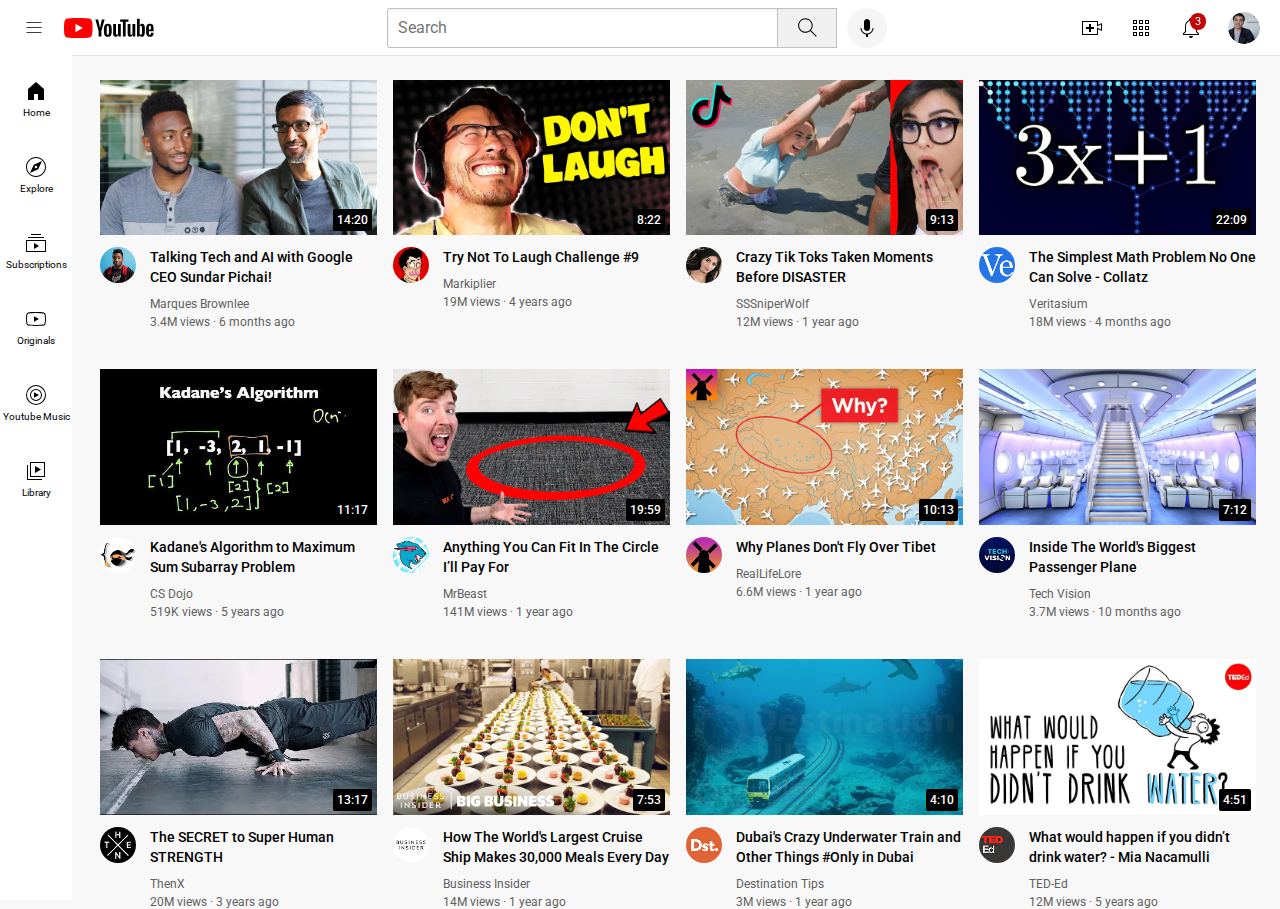
<file: index.html>
<!DOCTYPE html>
<html>
<head>
  <title>Youtube.com Clone</title>

<link rel="preconnect" href="https://fonts.googleapis.com">
<link rel="preconnect" href="https://fonts.gstatic.com" crossorigin>
<link href="https://fonts.googleapis.com/css2?family=Roboto:wght@400;500;700&display=swap" rel="stylesheet">

<link rel="stylesheet" href="styles/general.css">
<link rel="stylesheet" href="styles/header.css">
<link rel="stylesheet" href="styles/video.css">
<link rel="stylesheet" href="styles/sidebar.css">

</head>
<body>
  <div class="header">
    <div class="left-section">
      <img class="hamburger-menu" src="icons/hamburger-menu.svg" alt="">
      <img class="youtube-logo" src="icons/youtube-logo.svg" alt="">
    </div>
    <div class="middle-section">
      <input class="search-bar" type="text" 
     placeholder="Search">
     <button class="search-button"><img class="search-icon" src="icons/search.svg" alt="">
      <div class="tooltip">Search</div>
    </button>
     <button class="voice-search-button"><img class="voice-search-icon" src="icons/voice-search-icon.svg" alt="">
      <div class="tooltip">Search with your voice</div>
    </button>
    </div>
    <div class="right-section">
      <div class="upload-icon-container">
        <img class="upload-icon" src="icons/upload.svg" alt="">
        <div class="tooltip">Create</div>
      </div>

      
      <div class="youtube-apps-icon-container">
      <img class="youtube-apps-icon" src="icons/youtube-apps.svg" alt="">
      <div class="tooltip">Youtube Apps</div>
      </div>

      
      <div class="notifications-icon-container">
        <img class="notifications-icon" src="icons/notifications.svg" alt="">
        <div class="notifications-count">3</div>
        <div class="tooltip">Notifications</div>
      </div>
      
      <img class="current-user-picture" src="channel-pictures/my-channel.jpeg" alt="">
    </div>
  </div>

  <div class="sidebar">
    <div class="sidebar-link">
      <img src="icons/home.svg" alt="">
      <div>Home</div>
    </div>
    <div class="sidebar-link">
      <img src="icons/explore.svg" alt="">
      <div>Explore</div>
    </div>
    <div class="sidebar-link">
      <img src="icons/subscriptions.svg" alt="">
      <div>Subscriptions</div>
    </div>
    <div class="sidebar-link">
      <img src="icons/originals.svg" alt="">
      <div>Originals</div>
    </div>
    <div class="sidebar-link">
      <img src="icons/youtube-music.svg" alt="">
      <div>Youtube Music</div>
    </div>
    <div class="sidebar-link">
      <img src="icons/library.svg" alt="">
      <div>Library</div>
    </div>
  </div>


<div class="video-grid">
  <div class="video-preview">
    <div class="thumbnail-row">
      <img class="thumbnail" 
      src="thumbnails/thumbnail-1.webp">
      <div class="video-time">14:20</div>
    </div>
  
    <div class="video-info-grid">
      <div class="channel-picture">
      <img class="profile-picture" src="channel-pictures/channel-1.jpeg" alt=""></div>
     
      <div class="video-info"> 
        <a href="https://www.youtube.com/watch?v=n2RNcPRtAiY" target="_blank" class="video-title-link">
        <p class="video-title">
        Talking Tech and AI with Google CEO Sundar Pichai!
      </p>
    </a>

      <p class="video-author">
        Marques Brownlee
      </p>
      
      <p class="video-stats">
        3.4M views &#183; 6 months ago
      </p>
    </div>
  </div>
  </div>
  
  <div class="video-preview">
    <div class="thumbnail-row">
      <img class="thumbnail" 
      src="thumbnails/thumbnail-2.webp">
      <div class="video-time">8:22</div>
    </div>
  
    <div class="video-info-grid">
      <div class="channel-picture">
      <img class="profile-picture" src="channel-pictures/channel-2.jpeg" alt=""></div>
      <div class="video-info">
        <a href="https://www.youtube.com/watch?v=mP0RAo9SKZk" target="_blank" class="video-title-link">
        <p class="video-title">
        Try Not To Laugh Challenge #9
      </p>
    </a>
      
      <p class="video-author">
        Markiplier
      </p>
      
      <p class="video-stats">
        19M views &#183; 4 years ago
      </p>
    </div>
  </div>
  </div>
  
  
  <div class="video-preview">
    <div class="thumbnail-row">
      <img class="thumbnail" 
      src="thumbnails/thumbnail-3.webp">
      <div class="video-time">9:13</div>
    </div>
  
    <div class="video-info-grid">
      <div class="channel-picture">
      <img class="profile-picture" src="channel-pictures/channel-3.jpeg" alt=""></div>
      <div class="video-info">
        <a href="https://www.youtube.com/watch?v=FgjPQQeTh1w" target="_blank" class="video-title-link">
        <p class="video-title">
        Crazy Tik Toks Taken Moments Before DISASTER
      </p>
    </a>
      
      <p class="video-author">
        SSSniperWolf
      </p>
      
      <p class="video-stats">
        12M views &#183; 1 year ago
      </p>
    </div>
  </div>
  </div>
  
  <div class="video-preview">
    <div class="thumbnail-row">
      <img class="thumbnail" 
      src="thumbnails/thumbnail-4.webp">
      <div class="video-time">22:09</div>
    </div>
  
    <div class="video-info-grid">
      <div class="channel-picture">
      <img class="profile-picture" src="channel-pictures/channel-4.jpeg" alt=""></div>
      <div class="video-info">
        <a href="https://www.youtube.com/watch?v=094y1Z2wpJg" target="_blank" class="video-title-link">
        <p class="video-title">
        The Simplest Math Problem No One Can Solve - Collatz
      </p>
    </a>
      
      <p class="video-author">
        Veritasium
      </p>
      
      <p class="video-stats">
        18M views &#183; 4 months ago
      </p>
    </div>
  </div>
  </div>
  
  
  <div class="video-preview">
    <div class="thumbnail-row">
      <img class="thumbnail" 
      src="thumbnails/thumbnail-5.webp">
      <div class="video-time">11:17</div>
    </div>
  
    <div class="video-info-grid">
      <div class="channel-picture">
      <img class="profile-picture" src="channel-pictures/channel-5.jpeg" alt=""></div>
      <div class="video-info">
        <a href="https://www.youtube.com/watch?v=86CQq3pKSUw" target="_blank" class="video-title-link">
        <p class="video-title">
        Kadane's Algorithm to Maximum Sum Subarray Problem
      </p>
      </a>
      
      <p class="video-author">
        CS Dojo
      </p>
      
      <p class="video-stats">
        519K views &#183; 5 years ago
      </p>
    </div>
  </div>
  </div>
  
  <div class="video-preview">
    <div class="thumbnail-row">
      <img class="thumbnail" 
      src="thumbnails/thumbnail-6.webp">
      <div class="video-time">19:59</div>
    </div>
  
    <div class="video-info-grid">
      <div class="channel-picture">
      <img class="profile-picture" src="channel-pictures/channel-6.jpeg" alt=""></div>
      <div class="video-info">
        <a href="https://www.youtube.com/watch?v=yXWw0_UfSFg" target="_blank" class="video-title-link">
        <p class="video-title">
        Anything You Can Fit In The Circle I’ll Pay For
      </p>
        </a>
      
      <p class="video-author">
        MrBeast
      </p>
      
      <p class="video-stats">
        141M views &#183; 1 year ago
      </p>
    </div>
  </div>
  </div>

  <div class="video-preview">
    <div class="thumbnail-row">
      <img class="thumbnail" 
      src="thumbnails/thumbnail-7.webp">
      <div class="video-time">10:13</div>
    </div>
  
    <div class="video-info-grid">
      <div class="channel-picture">
      <img class="profile-picture" src="channel-pictures/channel-7.jpeg" alt=""></div>
      <div class="video-info">
        <a href="https://www.youtube.com/watch?v=fNVa1qMbF9Y" target="_blank" class="video-title-link">
        <p class="video-title">     
        Why Planes Don't Fly Over Tibet
      </p>
        </a>
      
      <p class="video-author">
        RealLifeLore
      </p>
      
      <p class="video-stats">
        6.6M views &#183; 1 year ago
      </p>
    </div>
  </div>
  </div>

  <div class="video-preview">
    <div class="thumbnail-row">
      <img class="thumbnail" 
      src="thumbnails/thumbnail-8.webp">
      <div class="video-time">7:12</div>
    </div>
  
    <div class="video-info-grid">
      <div class="channel-picture">
      <img class="profile-picture" src="channel-pictures/channel-8.jpeg" alt=""></div>
      <div class="video-info">
        <a href="https://www.youtube.com/watch?v=lFm4EM1juls" target="_blank" class="video-title-link">
        <p class="video-title">
          Inside The World's Biggest Passenger Plane
      </p>
        </a>
      
      <p class="video-author">
        Tech Vision
      </p>
      
      <p class="video-stats">
        3.7M views &#183; 10 months ago
      </p>
    </div>
  </div>
  </div>

  <div class="video-preview">
    <div class="thumbnail-row">
      <img class="thumbnail" 
      src="thumbnails/thumbnail-9.webp">
      <div class="video-time">13:17</div>
    </div>
  
    <div class="video-info-grid">
      <div class="channel-picture">
      <img class="profile-picture" src="channel-pictures/channel-9.jpeg" alt=""></div>
      <div class="video-info">
        <a href="https://www.youtube.com/watch?v=ixmxOlcrlUc" target="_blank" class="video-title-link">
        <p class="video-title">
        The SECRET to Super Human STRENGTH
      </p>
        </a>
      
      <p class="video-author">
        ThenX
      </p>
      
      <p class="video-stats">
        20M views &#183; 3 years ago
      </p>
    </div>
  </div>
  </div>

  <div class="video-preview">
    <div class="thumbnail-row">
      <img class="thumbnail" 
      src="thumbnails/thumbnail-10.webp">
      <div class="video-time">7:53</div>
    </div>
  
    <div class="video-info-grid">
      <div class="channel-picture">
      <img class="profile-picture" src="channel-pictures/channel-10.jpeg" alt=""></div>
      <div class="video-info">
        <a href="https://www.youtube.com/watch?v=R2vXbFp5C9o" target="_blank" class="video-title-link">
        <p class="video-title">   
        How The World's Largest Cruise Ship Makes 30,000 Meals Every Day
      </p>
        </a>
      
      <p class="video-author">
        Business Insider
      </p>
      
      <p class="video-stats">
        14M views &#183; 1 year ago
      </p>
    </div>
  </div>
  </div>

  <div class="video-preview">
    <div class="thumbnail-row">
      <img class="thumbnail" 
      src="thumbnails/thumbnail-11.webp">
      <div class="video-time">4:10</div>
    </div>
  
    <div class="video-info-grid">
      <div class="channel-picture">
      <img class="profile-picture" src="channel-pictures/channel-11.jpeg" alt=""></div>
      <div class="video-info">
        <a href="https://www.youtube.com/watch?v=0nZuYyXET3s" target="_blank" class="video-title-link">
        <p class="video-title"> 
        Dubai's Crazy Underwater Train and Other Things #Only in Dubai
      </p>
        </a>
      
      <p class="video-author">
        Destination Tips
      </p>
      
      <p class="video-stats">
        3M views &#183; 1 year ago
      </p>
    </div>
  </div>
  </div>

  <div class="video-preview">
    <div class="thumbnail-row">
      <img class="thumbnail" 
      src="thumbnails/thumbnail-12.webp">
      <div class="video-time">4:51</div>
    </div>
  
    <div class="video-info-grid">
      <div class="channel-picture">
      <img class="profile-picture" src="channel-pictures/channel-12.jpeg" alt=""></div>
      <div class="video-info">
        <a href="https://www.youtube.com/watch?v=9iMGFqMmUFs" target="_blank" class="video-title-link">
        <p class="video-title">       
          What would happen if you didn’t drink water? - Mia Nacamulli
      </p>
        </a>
      
      <p class="video-author">
        TED-Ed
      </p>
      
      <p class="video-stats">
        12M views &#183; 5 years ago
      </p>
    </div>
  </div>
  </div>
  </div>




</body>
</html>
</file>
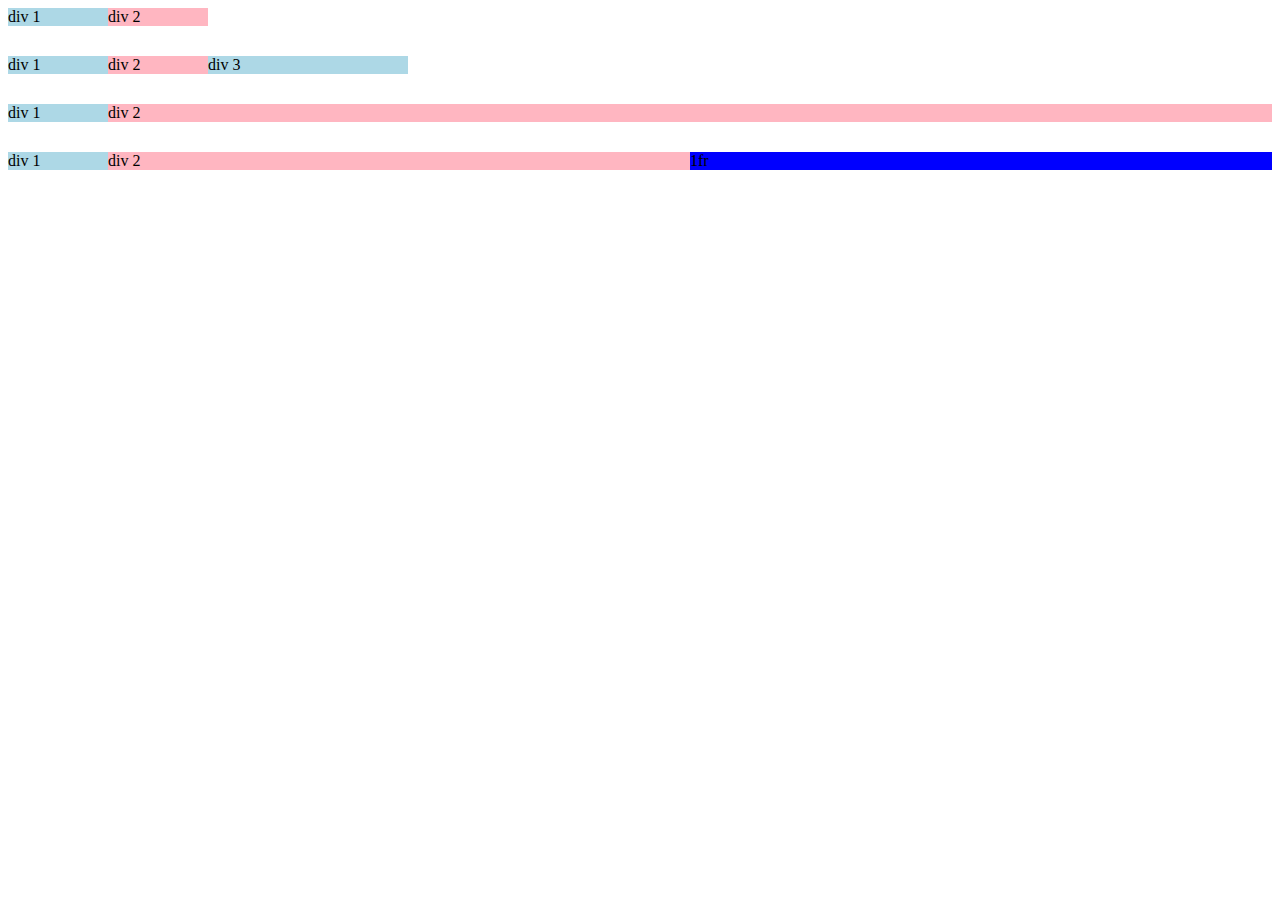
<file: grid.html>
<!DOCTYPE <html>
<head>
  <title>Grid Practice</title>
</head>
<body>
  <div style="
  display: grid;
  grid-template-columns: 100px 100px;
  ">
  <div style="background-color: lightblue;">div 1</div>
  <div style="background-color: lightpink;">div 2</div>
  </div>

<div style="
margin-top: 30px;
  display: grid;
  grid-template-columns: 100px 100px 200px;
  ">
  <div style="background-color: lightblue;">div 1</div>
  <div style="background-color: lightpink;">div 2</div>
  <div style="background-color: lightblue;">div 3</div>
  </div>

  <div style="
  margin-top: 30px;
    display: grid;
    grid-template-columns: 100px 1fr;
    ">
    <div style="background-color: lightblue;">div 1</div>
    <div style="background-color: lightpink;">div 2</div>
    </div>

    <div style="
  margin-top: 30px;
    display: grid;
    grid-template-columns: 100px 1fr 1fr;
    ">
    <div style="background-color: lightblue;">div 1</div>
    <div style="background-color: lightpink;">div 2</div>
    <div style="background-color: blue;">1fr</div>
    </div>
  

</body> 
</html>
</file>
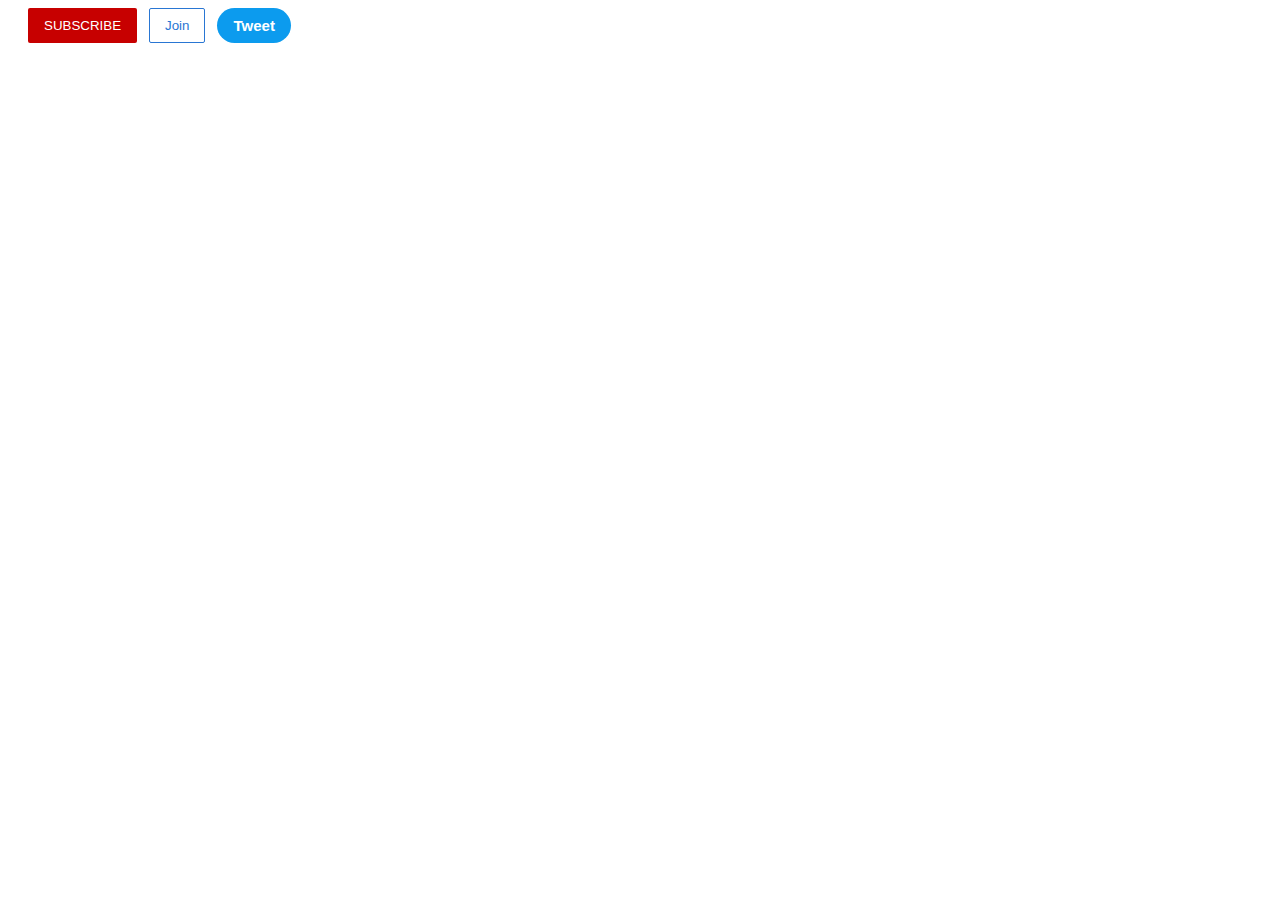
<file: intro-to-html/buttons.html>
<!DOCTYPE html>
<head>
  <title>Buttons Practice</title> 
  <link rel="stylesheet" href="styles/buttons.css">
    </head>
<body></body>
</html> 














<button class="subscribe-button">
  SUBSCRIBE
</button>

<button class="join-button">Join</button>

<button class="Tweet-button">Tweet</button>
</file>
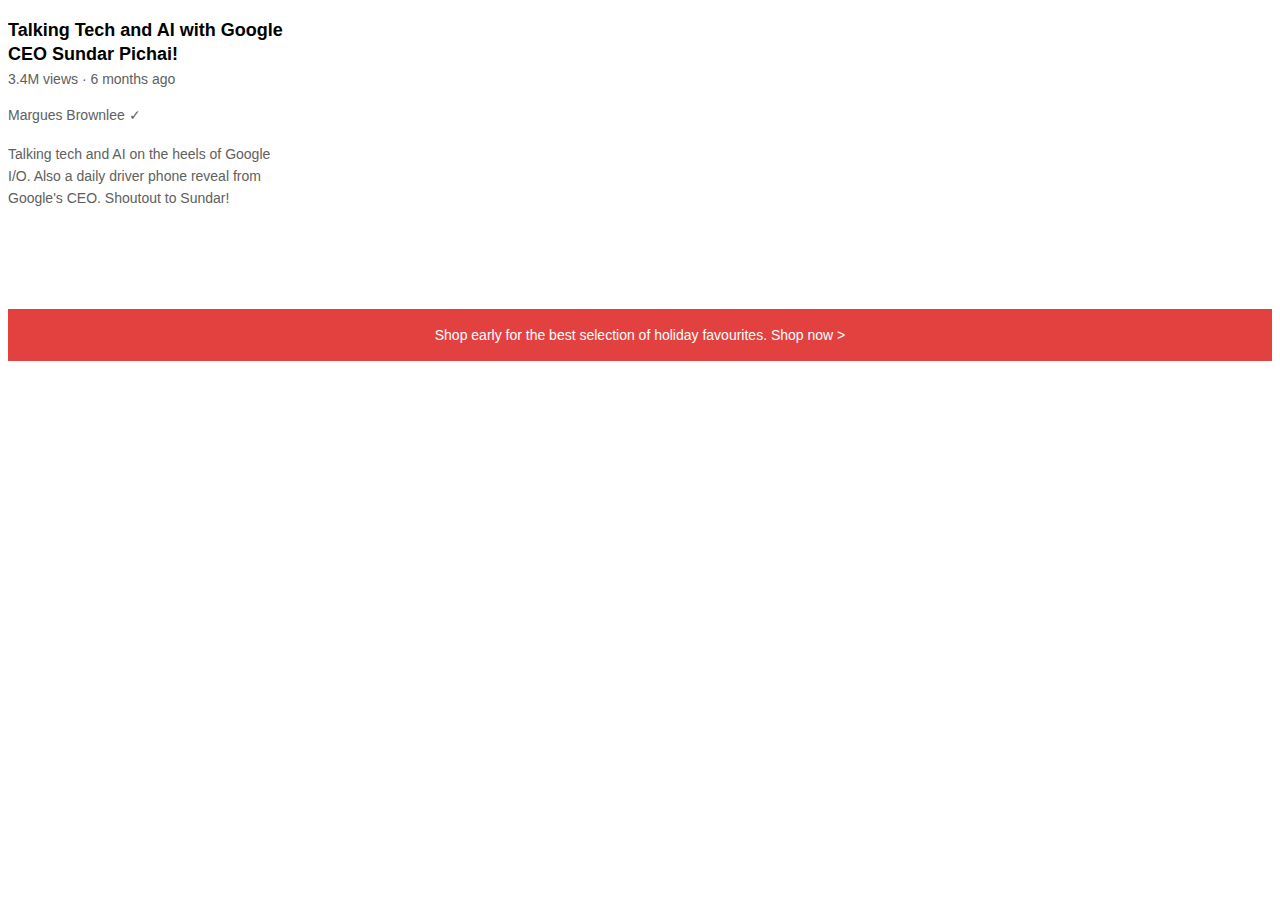
<file: intro-to-html/text.html>
<!DOCTYPE html>
<head>
  <title>Text Practice</title>
  <link rel="stylesheet" href="styles/text.css">
  </head>
<body>
  <p class="video-title">
    Talking Tech and AI with Google CEO Sundar Pichai!
  </p>
  
  <p class="video-stats"> 
    3.4M views &#183; 6 months ago
  </p>
  
  <p class="video-author"> 
    Margues Brownlee &#10003;
  </p>
  
  <p class="video-information">Talking tech and AI on the heels of Google I/O. 
  Also a daily driver phone reveal from Google's CEO. 
  Shoutout to Sundar!
  </p>
  
  <p class="apple-text"> 
    Shop early for the best selection of holiday
    favourites. <span class="shop-underline">Shop now &#62
    </span>
  </p>
</body>
<html>
</file>
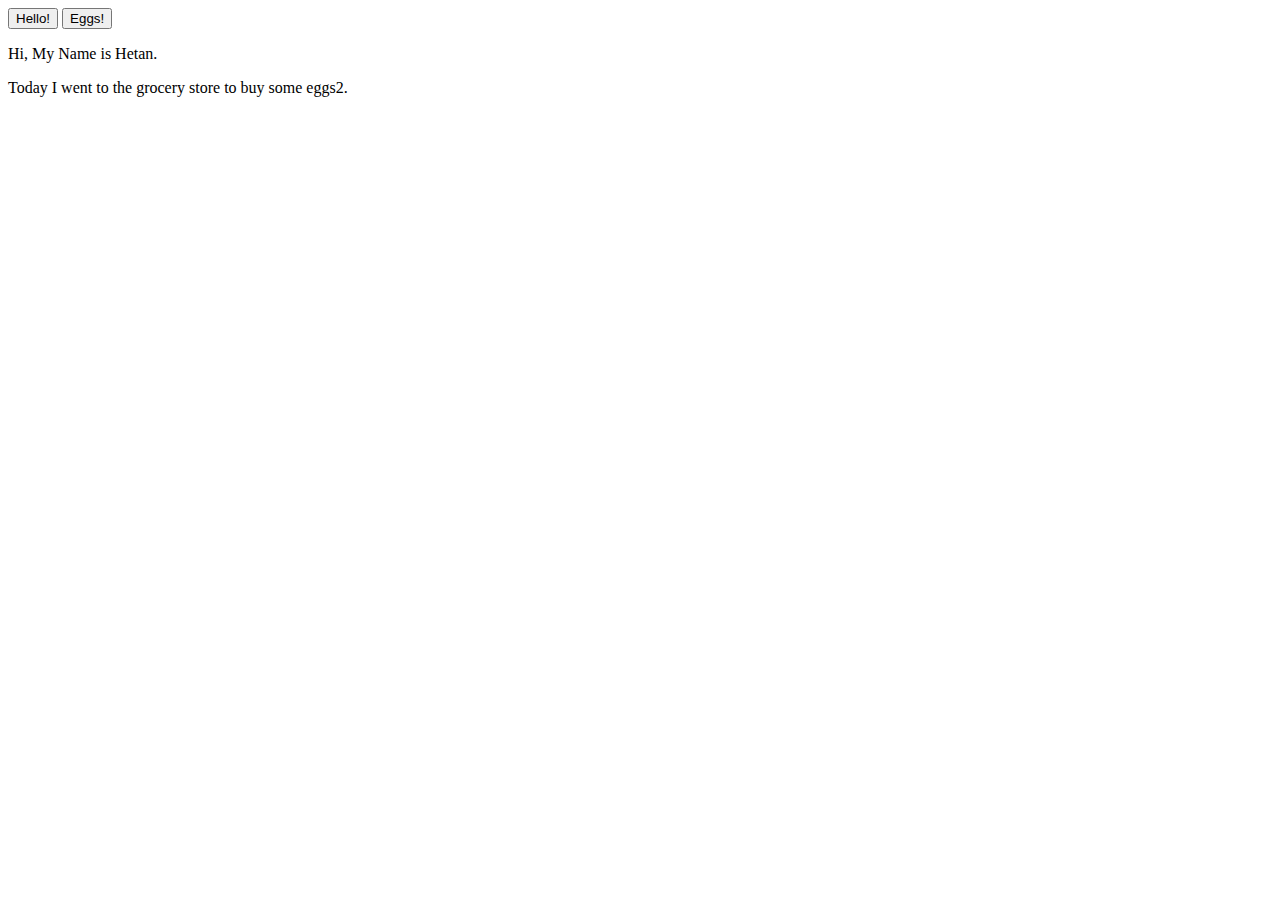
<file: intro-to-html/website.html>
<!DOCTYPE html>
<html>
  <head></head>
  <body></body>
</html>


<button>Hello!</button> <button>Eggs!</button>

<p>Hi, My Name is Hetan.</p>

<p>Today I went to the grocery store to buy some eggs2.</p>
</file>
<file: styles/general.css>
p {
  font-family: Roboto, Arial ;
  margin-top: 0;
  margin-bottom: 0;
}

body {
  margin: 0;
  padding-top: 80px;
  padding-left: 100px;
  padding-right: 24px;
  background-color: rgb(248, 248, 248);
}
</file>
<file: styles/header.css>
.header {
  height: 55px;
  display: flex;
  flex-direction: row;
  justify-content: space-between;

  position: fixed;
  top: 0;
  left: 0;
  right: 0;
  z-index: 100;

  background-color: white;
  border-bottom-width: 1px;
  border-bottom-style: solid;
  border-bottom-color:  rgb(228,228,228);
}

.left-section {
  display: flex;
  align-items: center;
}

.middle-section {
  flex: 1;
  margin-left: 70px;
  margin-right: 30px;
  max-width: 500px;
  display: flex;
  align-items: center;
  
  
}

.search-bar {
  flex: 1;
  height: 36px;
  padding-left: 10px;
  font-size: 16px;
  border-width: 1px;
  border-style: solid;
  border-color: rgb(192, 192, 192);
  border-radius: 2px;
  box-shadow: inset 1px 2px 3px rgba(0,0,0,0.05);
  width: 0;
}

.search-bar::placeholder {
  font-family: Roboto, Arial;
  font-size: 16px;
  
}


.search-button {
  height: 40px;
  width: 60px;
  background-color: rgb(240, 240, 240);
  border-width: 1px;
  border-style: solid;
  border-color: rgb(192, 192, 192);
  margin-left: -1px;
  margin-right: 10px;


}

.search-button, 
.voice-search-button,
.upload-icon-container, 
.youtube-apps-icon-container,
.notifications-icon-container {
  display: flex;
  justify-content: center;
  align-items: center;
  position: relative;
}

.search-button .tooltip,
.voice-search-button .tooltip,
.upload-icon-container .tooltip,
.youtube-apps-icon-container .tooltip,
.notifications-icon-container .tooltip {
font-family: Roboto, Arial;
position: absolute;
background-color: gray;
color: white;
padding-top: 4px;
padding-bottom: 4px;
padding-left: 8px;
padding-right: 8px;
border-radius: 2px;
font-size: 12px;
bottom: -30px;
opacity: 0;
transition: opacity 0.15s;
pointer-events: none;
white-space: nowrap;
}

.search-button:hover .tooltip,
.voice-search-button:hover .tooltip,
.upload-icon-container:hover .tooltip,
.youtube-apps-icon-container:hover .tooltip,
.notifications-icon-container:hover .tooltip {
  opacity: 1;
}

.search-icon {
  height: 25px;
  
}

.voice-search-button {
height: 40px;
width: 40px;
border-radius: 20px;
border: none;
background-color: rgb(245, 245, 245);
}


.voice-search-icon {
height: 24px;


}

.right-section {
  width: 180px;
  display: flex;
  align-items: center;
  justify-content: space-between;
  margin-right: 20px;
  flex-shrink: 0;
}

.hamburger-menu {
  height: 20px;
  margin-left: 24px;
  margin-right: 20px;
}

.youtube-logo {
  height: 20px;
}

.upload-icon {
height: 24px;
}

.youtube-apps-icon {
height: 24px;
}

.notifications-icon {
height: 24px;
}

.notifications-icon-container {
  position: relative;
}

.notifications-count {
  position: absolute;
  top: -3px;
  right: -3px;
  background-color: rgb(197, 5, 5);
  color: white;
  font-family: Roboto, Arial;
  font-size: 11px;
  padding-right: 5px;
  padding-left: 5px;
  padding-top: 2px;
  padding-bottom: 2px;
  border-radius: 10px;
}

.current-user-picture {
height: 32px;
border-radius: 16px;
}
</file>
<file: styles/video.css>
.thumbnail {
  width: 100%;
 }


.video-title {
  margin-top: 0;
  font-size: 14px;
  font-weight: 500;
  line-height: 20px;
  margin-bottom: 10px;
}

.video-title-link {
  text-decoration: none;
  color: black;
}

.video-preview {

}

.video-info-grid {
  display: grid;
  grid-template-columns: 50px 1fr;
}


.profile-picture {
width: 36px;
border-radius: 50px;
}

.thumbnail-row {
  margin-bottom: 8px;
  position: relative;
}

.video-author,
.video-stats {
  font-size: 12px;
  color: rgb(96,96,96);
}

.video-author {
  margin-bottom: 4px;
}

.video-grid {
  display: grid;
  grid-template-columns: 1fr 1fr 1fr;
  column-gap: 16px;
  row-gap: 40px;
}

@media (max-width: 750px) {
  .video-grid {
    grid-template-columns: 1fr 1fr;
  }
}

@media (min-width: 751px) and (max-width:999px) {
  
}

@media (min-width: 1000px) {
  .video-grid {
    grid-template-columns: 1fr 1fr 1fr 1fr;
  }
}



.video-time {
  font-family: Roboto, Arial;
  font-size: 12px;
  font-weight: 500;
  padding-left: 4px;
  padding-right: 4px;
  padding-top: 4px;
  padding-bottom: 4px;
  border-radius: 2px;
background-color: black;
color: white;  
position: absolute;
bottom: 8px;
right: 5px;
}
</file>
<file: styles/sidebar.css>
.sidebar {
  position: fixed;
  left: 0;
  bottom: 0;
  top: 55px;
  background-color: white;
  width: 72px;
  z-index: 200;
  padding-top: 5px;
}

.sidebar-link {
  height: 76px;
  display: flex;
  justify-content: center;
  align-items: center;
  flex-direction: column;
   cursor: pointer;
}

.sidebar-link:hover {
background-color: rgb(236, 236, 236);
 
}

.sidebar-link img {
  height: 24px;
   margin-bottom: 4px;
}

.sidebar-link div {
  font-family: Roboto, Arial;
  font-size: 10px;
  
}
</file>
<file: intro-to-html/styles/buttons.css>
.subscribe-button {
  background-color: rgb(199, 0, 0);
  color: white;
  border: none;
  border-radius: 2px;
  cursor: pointer;
  margin-right: 8px;
  margin-left: 20px;
  transition: opacity 0.15s;
  padding-top: 10px;
  padding-bottom: 10px;
  padding-left: 16px;
  padding-right: 16px;
  vertical-align: top;
}

.subscribe-button:hover {
  opacity: 0.8;

}

.subscribe-button:active {
  opacity: 0.5;
}

.join-button { 

  background-color: white;
  border-color: rgb(41, 118, 211);
  border-style: solid;
  border-width: 1px;
  color: rgb(41, 118, 211);
  border-radius: 2px;
  cursor: pointer;
  transition: background-color 0.15s, color 0.15s;
  padding-top: 9px;
  padding-bottom: 9px;
  padding-left: 15px;
  padding-right: 15px;

}

.join-button:hover {
background-color: rgb(41, 118, 211);
color: white;
}

.join-button:active {
opacity: 0.7;
}

.Tweet-button {
background-color: rgb(12, 155, 238);
color: white;
border: none;
border-radius: 18px;
font-weight: bold;
font-size: 15px;
padding-top: 9px;
padding-bottom: 9px;
padding-left: 16px;
padding-right: 16px;
cursor: pointer;
margin-left: 8px;
transition: box-shadow 0.15s;
vertical-align: top;

}

.Tweet-button:hover {
  box-shadow: 5px 5px 10px rgba(0,0,0,0.15) ;


}
</file>
<file: intro-to-html/styles/text.css>
p {
  font-family: Arial;
}

.video-title {
 font-size: 18px;
 font-weight: bold;
 width: 280px;
 line-height: 24px;
 margin-bottom: 5px;
}
 .video-stats {
font-size: 14px;
color: rgb(96,96,96);
margin-top: 0;
margin-bottom: 20px;
 }

 .video-author {
  font-size: 14px;
  color: rgb(96,96,96);
  margin-top: 0;
  margin-bottom: 20px;

 }

 .video-information {
  color: rgb(96,96,96);
  width: 280px;
  font-size: 14px;
  line-height: 22px;
  margin-top: 0;
  margin-bottom: 100px;
  
 }

 .apple-text {
margin-bottom: 50px;
font-size: 14px;
background-color: rgb(227,65,64);
color: white;
text-align: center;
padding-top: 18px;
padding-bottom: 18px;

}

.shop-underline:hover {
text-decoration: underline;
cursor: pointer;
}
</file>
